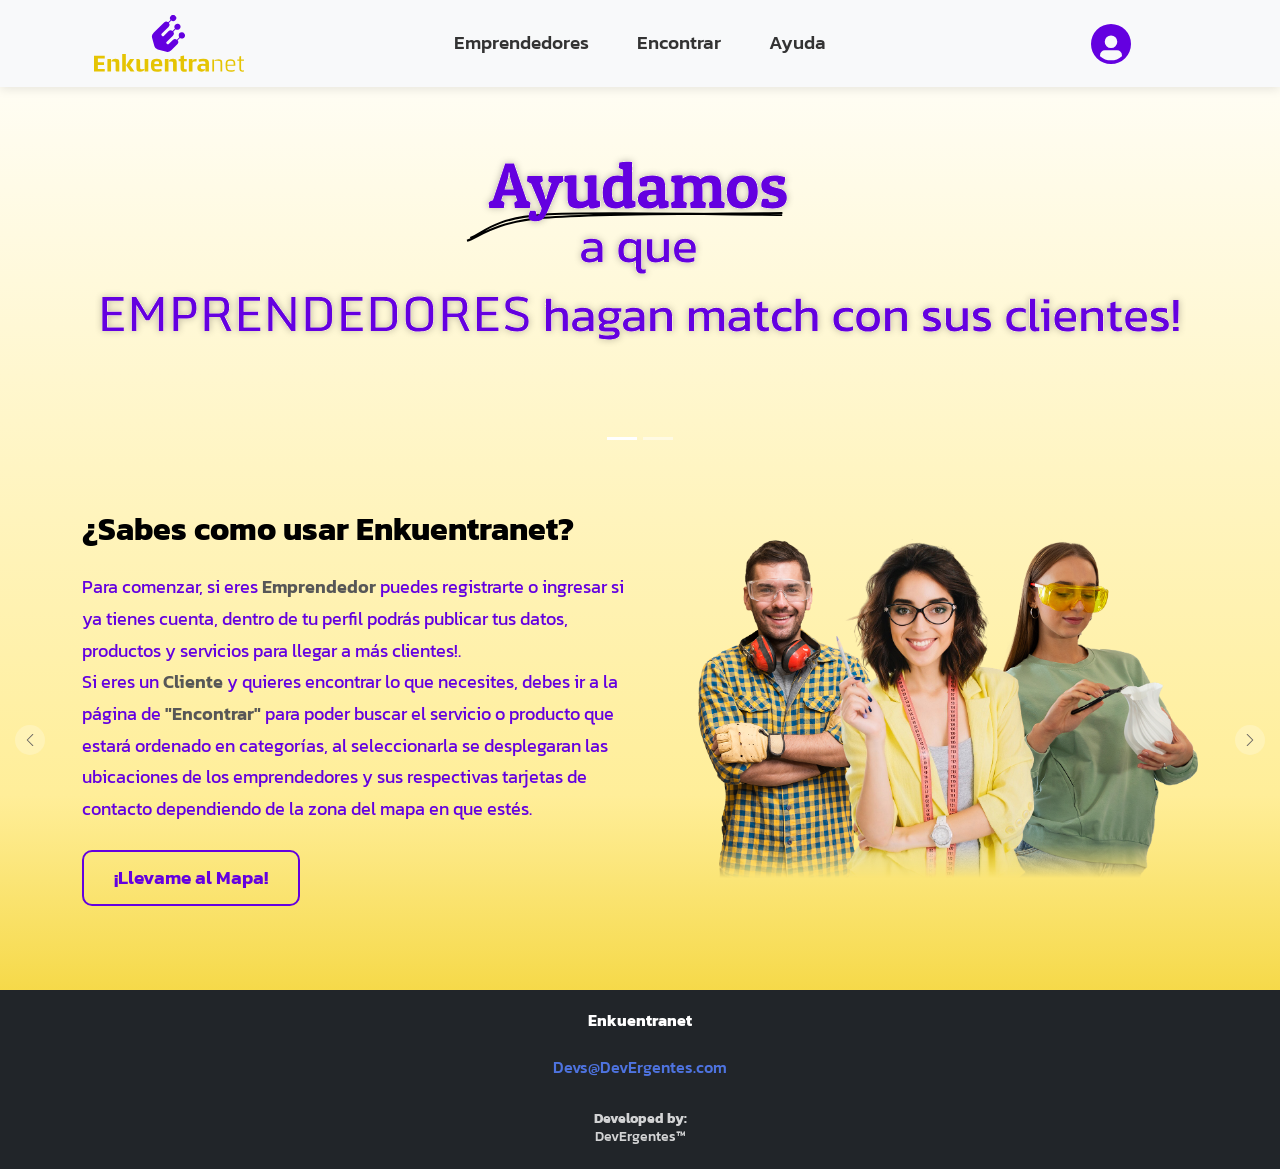
<file: Index.html>
<!DOCTYPE html>
<html>

<head>
  <meta charset="utf-8">
  <meta name="viewport" content="width=device-width">
  <title>Enkuentranet</title>
    <!-- Bootstrap -->
  <link href="https://cdn.jsdelivr.net/npm/bootstrap@5.2.3/dist/css/bootstrap.min.css" rel="stylesheet"
    integrity="sha384-rbsA2VBKQhggwzxH7pPCaAqO46MgnOM80zW1RWuH61DGLwZJEdK2Kadq2F9CUG65" crossorigin="anonymous">
    <!-- CSS -->
  <link rel="stylesheet" href="style.css">
    <!-- Fuente Kanit -->
  <link rel="preconnect" href="https://fonts.googleapis.com">
  <link rel="preconnect" href="https://fonts.gstatic.com" crossorigin>
  <link href="https://fonts.googleapis.com/css2?family=Kanit:ital,wght@0,100;0,200;0,300;0,400;0,500;0,600;0,700;0,800;0,900;1,100;1,200;1,300;1,400;1,500;1,600;1,700;1,800;1,900&display=swap" rel="stylesheet">

</head>
<body>
    <header>
        <nav class="navbar navbar-expand-lg bg-light">
        <div class="container-fluid">

            <div class="col-md-3 text-center">
            <a class="navbar-brand" href="Index.html">
                <img src="Pic/logo.svg" alt="Logo" width="150" class="align-top">
            </a>
            <button class="navbar-toggler" type="button" data-bs-toggle="collapse" data-bs-target="#navbarCenteredLinks">
                <span class="navbar-toggler-icon"></span>
            </button>
            </div>

            <div class="col-md-6 collapse navbar-collapse" id="navbarCenteredLinks">
            <ul class="navbar-nav mx-auto justify-content-center">
                <li class="nav-item">
                <a class="nav-link" href="Emprendedores.html">Emprendedores</a>
                </li>
                <li class="nav-item">
                <a class="nav-link" href="Usuarios.html">Encontrar</a>
                </li>
                <li class="nav-item">
                <a class="nav-link" href="Ayuda.html">Ayuda</a>
                </li>
            </ul>
            </div>
            <div class="col-md-3 text-center">
            <a class="navbar-login" href="Index.html">
                <img src="Pic/perfil.svg" alt="login" width="40" class="d-inline-block align-top">
            </a>
            </div>
        </div>
        </nav>
    </header>
    
    <div class="eslogan-container">
      <img class="Eslogan" src="Pic/ayudamos.svg" alt="Eslogan">
    </div>
    <div id="carouselExampleIndicators" class="carousel slide" data-bs-ride="true">
      <div class="carousel-indicators">
        <button type="button" data-bs-target="#carouselExampleIndicators" data-bs-slide-to="0" class="active" aria-current="true" aria-label="Slide 1"></button>
        <button type="button" data-bs-target="#carouselExampleIndicators" data-bs-slide-to="1" aria-label="Slide 2"></button>
      </div>
    <div id="carouselExampleIndicators" class="carousel slide transparent-carousel" data-bs-ride="carousel">
      <div class="carousel-inner">
        <div class="carousel-item active">
          <div class="container">
            <div class="row align-items-center">
              <div class="col-md-6">
                <h5 class="titulo">¿Sabes como usar Enkuentranet?</h5>
                <p class="texto">Para comenzar, si eres <a href="Emprendedores.html">Emprendedor</a> puedes registrarte o ingresar si ya tienes cuenta, dentro de tu perfil podrás publicar tus datos, productos y servicios para llegar a más clientes!.
                <br>Si eres un <a href="Usuarios.html">Cliente</a> y quieres encontrar lo que necesites, debes ir a la página de <a href="Usuarios.html">"Encontrar"</a> para poder buscar el servicio o producto que estará ordenado en categorías, al seleccionarla se desplegaran las ubicaciones de los emprendedores y sus respectivas tarjetas de contacto dependiendo de la zona del mapa en que estés.</p>
                <div class="boton-mapa">
                  <button class="btn" type="button"><a href="Usuarios.html">¡Llevame al Mapa!</a></button>
                </div>
              </div>
              <div class="col-md-6 text-end">
                <img class="emprendedores" src="Pic/emprendedores.png" alt="Emprendedores de diferentes categorías">
              </div>
            </div>
          </div>
        </div>
        <div class="carousel-item">
          <div class="container">
            <div class="row align-items-center">
              <div class="col-md-6">
                <h5 class="titulo">¿Que es Enkuentranet?</h5>
                <p class="texto">Somos una plataforma digital inclusiva que conecta a emprendedores, productores locales y creadores independientes con una comunidad de clientes que valora lo auténtico y sustentable. Nuestro objetivo es democratizar el acceso al mercado, brindando herramientas sencillas para que los pequeños negocios crezcan y los consumidores descubran productos únicos, apoyando así la economía local y el consumo responsable.</p>
                <h6 class="titulo2">¡Somos Enkuentranet, conectando oficios y personas!</h6>
              </div>
              <div class="col-md-6 text-end">
                <img class="mapa" src="Pic/cardimg.png" alt="imagen de mapa y pin">
              </div>
            </div>
          </div>
        </div>
      </div>
      <button class="carousel-control-prev" type="button" data-bs-target="#carouselExampleIndicators" data-bs-slide="prev">
        <span class="carousel-control-prev-icon" aria-hidden="true"></span>
        <span class="visually-hidden">Previous</span>
      </button>
      <button class="carousel-control-next" type="button" data-bs-target="#carouselExampleIndicators" data-bs-slide="next">
        <span class="carousel-control-next-icon" aria-hidden="true"></span>
        <span class="visually-hidden">Next</span>
      </button>
    </div>
    <!-- <div class="container">
      <div class="row">
        <div class="col">
          <h5 class="titulo">¿Sabes como usar Enkuentranet?</h5>
          <p class="texto">Para comenzar, si eres <a href="Emprendedores.html">Emprendedor</a> puedes registrarte o ingresar si ya tienes cuenta, dentro de tu perfil podrás publicar tus datos, productos y servicios para llegar a más clientes!.
          <br>Si eres un <a href="Usuarios.html">Cliente</a> y quieres encontrar lo que necesites, debes ir a la página de <a href="Usuarios.html">"Encontrar"</a> para poder buscar el servicio o producto que estará ordenado en categorías, al seleccionarla se desplegaran las ubicaciones de los emprendedores y sus respectivas tarjetas de contacto dependiendo de la zona del mapa en que estés.</p>
          <div class="boton-mapa">
            <button class="btn" type="button"><a href="Usuarios.html">¡Llevame al Mapa!</a></button>
          </div>
        </div>
        <div class="col">
          <img class="emprendedores" src="Pic/emprendedores.png" alt="Emprendedores de diferentes categorías">
        </div>
      </div>
    </div> -->

  <footer class="footer mt-auto py-3 bg-dark text-white fixed-footer">
      <p class="Nombres"><strong>Enkuentranet</strong></p>
      <p class="correo"><a href="ejemplo">Devs@DevErgentes.com</a></p>
      <h6><strong>Developed by:</strong><br>DevErgentes™</h6>
  </footer>
    

  <script src="https://cdn.jsdelivr.net/npm/bootstrap@5.2.3/dist/js/bootstrap.bundle.min.js"
    integrity="sha384-kenU1KFdBIe4zVF0s0G1M5b4hcpxyD9F7jL+jjXkk+Q2h455rYXK/7HAuoJl+0I4"
    crossorigin="anonymous"></script>

</body>

</html>
</file>
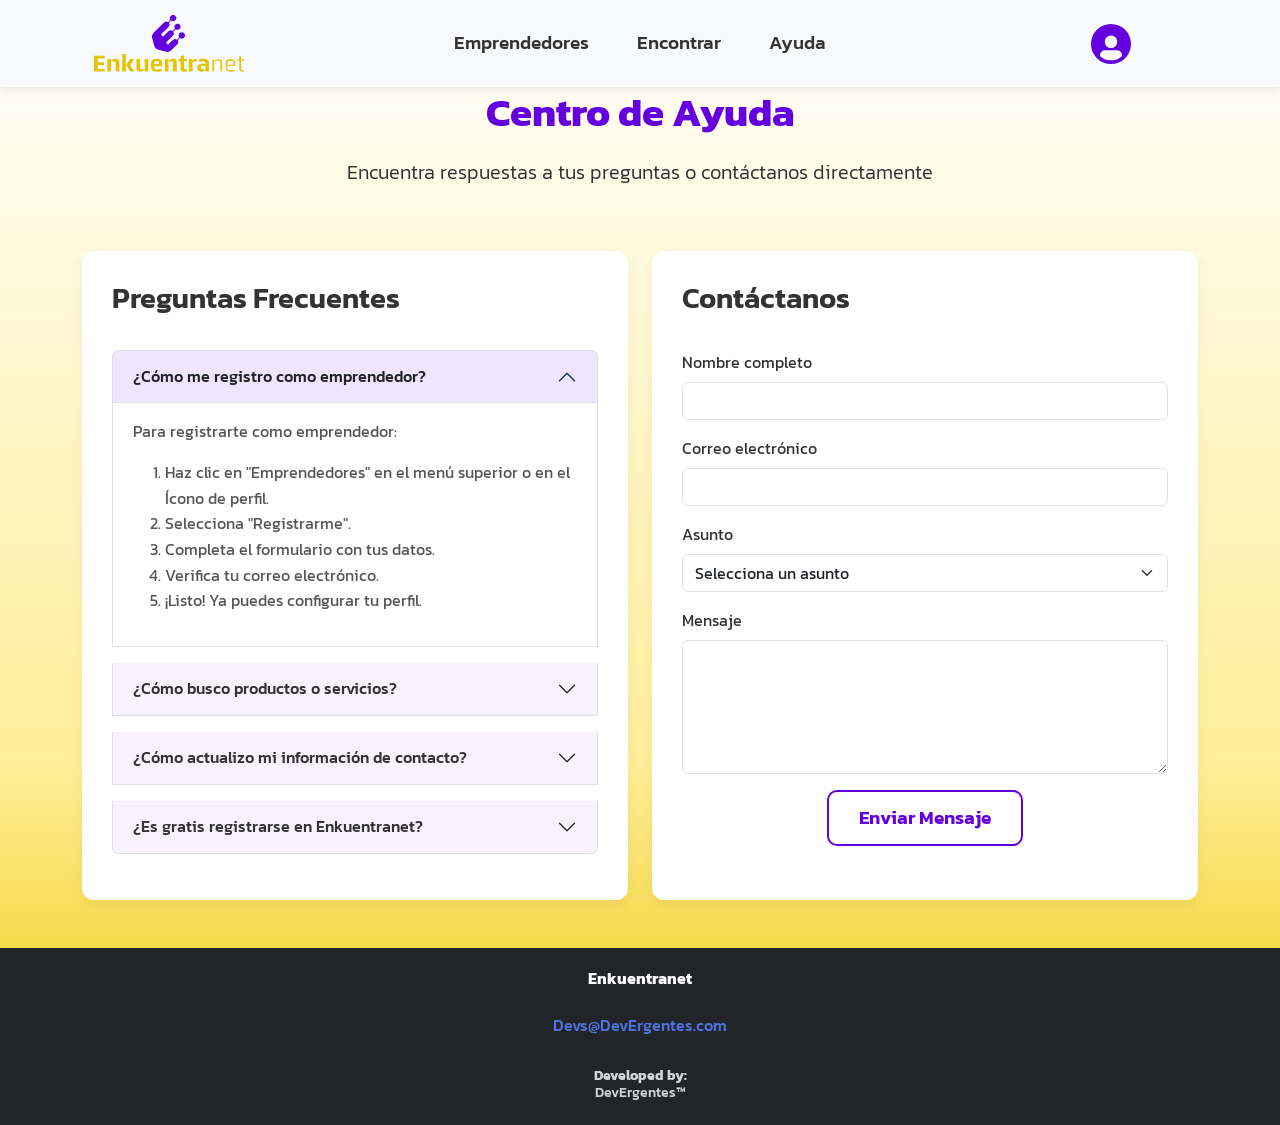
<file: Ayuda.html>
<!DOCTYPE html>
<html lang="es">
<head>
  <meta charset="utf-8">
  <meta name="viewport" content="width=device-width, initial-scale=1">
  <title>Ayuda - Enkuentranet</title>
  <!-- Bootstrap -->
  <link href="https://cdn.jsdelivr.net/npm/bootstrap@5.2.3/dist/css/bootstrap.min.css" rel="stylesheet">
  <!-- Fuente Kanit -->
  <link rel="preconnect" href="https://fonts.googleapis.com">
  <link rel="preconnect" href="https://fonts.gstatic.com" crossorigin>
  <link href="https://fonts.googleapis.com/css2?family=Kanit:wght@300;400;500;600;700&display=swap" rel="stylesheet">
  <!-- CSS -->
  <link rel="stylesheet" href="style-a.css">
</head>
<body>
  <!-- Navbar -->
  <header>
    <nav class="navbar navbar-expand-lg bg-light">
        <div class="container-fluid">

            <div class="col-md-3 text-center">
            <a class="navbar-brand" href="Index.html">
                <img src="Pic/logo.svg" alt="Logo" width="150" class="align-top">
            </a>
            <button class="navbar-toggler" type="button" data-bs-toggle="collapse" data-bs-target="#navbarCenteredLinks">
                <span class="navbar-toggler-icon"></span>
            </button>
            </div>

            <div class="col-md-6 collapse navbar-collapse" id="navbarCenteredLinks">
            <ul class="navbar-nav mx-auto justify-content-center">
                <li class="nav-item">
                <a class="nav-link" href="Emprendedores.html">Emprendedores</a>
                </li>
                <li class="nav-item">
                <a class="nav-link" href="Usuarios.html">Encontrar</a>
                </li>
                <li class="nav-item">
                <a class="nav-link" href="Ayuda.html">Ayuda</a>
                </li>
            </ul>
            </div>
            <div class="col-md-3 text-center">
            <a class="navbar-login" href="Index.html">
                <img src="Pic/perfil.svg" alt="login" width="40" class="d-inline-block align-top">
            </a>
            </div>
        </div>
    </nav>
  </header>

  <!-- Contenido principal -->
  <main class="container my-5">
    <div class="row">
      <div class="col-lg-8 mx-auto text-center mb-5">
        <h1 class="titulo-principal">Centro de Ayuda</h1>
        <p class="lead">Encuentra respuestas a tus preguntas o contáctanos directamente</p>
      </div>
    </div>

    <div class="row g-4">
      <!-- Preguntas Frecuentes -->
      <div class="col-lg-6">
        <div class="faq-section">
          <h2 class="section-title mb-4">Preguntas Frecuentes</h2>
          
          <div class="accordion" id="faqAccordion">
            <!-- Pregunta 1 -->
            <div class="accordion-item mb-3">
              <h3 class="accordion-header" id="headingOne">
                <button class="accordion-button" type="button" data-bs-toggle="collapse" data-bs-target="#collapseOne">
                  ¿Cómo me registro como emprendedor?
                </button>
              </h3>
              <div id="collapseOne" class="accordion-collapse collapse show" aria-labelledby="headingOne" data-bs-parent="#faqAccordion">
                <div class="accordion-body">
                  <p>Para registrarte como emprendedor:</p>
                  <ol>
                    <li>Haz clic en "Emprendedores" en el menú superior o en el Ícono de perfil.</li>
                    <li>Selecciona "Registrarme".</li>
                    <li>Completa el formulario con tus datos.</li>
                    <li>Verifica tu correo electrónico.</li>
                    <li>¡Listo! Ya puedes configurar tu perfil.</li>
                  </ol>
                </div>
              </div>
            </div>

            <!-- Pregunta 2 -->
            <div class="accordion-item mb-3">
              <h3 class="accordion-header" id="headingTwo">
                <button class="accordion-button collapsed" type="button" data-bs-toggle="collapse" data-bs-target="#collapseTwo">
                  ¿Cómo busco productos o servicios?
                </button>
              </h3>
              <div id="collapseTwo" class="accordion-collapse collapse" aria-labelledby="headingTwo" data-bs-parent="#faqAccordion">
                <div class="accordion-body">
                  <p>Puedes buscar productos o servicios de dos formas:</p>
                  <ul>
                    <li>Usando el buscador en la página "Encontrar".</li>
                    <li>Explorando las categorías disponibles.</li>
                  </ul>
                  <p>También puedes filtrar por ubicación para encontrar emprendedores cerca de ti.</p>
                </div>
              </div>
            </div>

            <!-- Pregunta 3 -->
            <div class="accordion-item mb-3">
              <h3 class="accordion-header" id="headingThree">
                <button class="accordion-button collapsed" type="button" data-bs-toggle="collapse" data-bs-target="#collapseThree">
                  ¿Cómo actualizo mi información de contacto?
                </button>
              </h3>
              <div id="collapseThree" class="accordion-collapse collapse" aria-labelledby="headingThree" data-bs-parent="#faqAccordion">
                <div class="accordion-body">
                  <p>Para actualizar tu información:</p>
                  <ol>
                    <li>Inicia sesión en tu cuenta.</li>
                    <li>Ve a "Mi Perfil".</li>
                    <li>Haz clic en "Editar Información".</li>
                    <li>Realiza los cambios necesarios.</li>
                    <li>Guarda los cambios.</li>
                  </ol>
                </div>
              </div>
            </div>

            <!-- Pregunta 4 -->
            <div class="accordion-item mb-3">
              <h3 class="accordion-header" id="headingFour">
                <button class="accordion-button collapsed" type="button" data-bs-toggle="collapse" data-bs-target="#collapseFour">
                  ¿Es gratis registrarse en Enkuentranet?
                </button>
              </h3>
              <div id="collapseFour" class="accordion-collapse collapse" aria-labelledby="headingFour" data-bs-parent="#faqAccordion">
                <div class="accordion-body">
                  <p>Sí, registrarse y usar Enkuentranet es completamente gratuito tanto para emprendedores.</p>
                  <p>Ofrecemos funcionalidades básicas sin costo y en el futuro podríamos ofrecer servicios premium opcionales.</p>
                </div>
              </div>
            </div>
          </div>
        </div>
      </div>

      <!-- Formulario de Contacto -->
      <div class="col-lg-6">
        <div class="contact-form">
          <h2 class="section-title mb-4">Contáctanos</h2>
          <form id="contactForm">
            <div class="mb-3">
              <label for="name" class="form-label">Nombre completo</label>
              <input type="text" class="form-control" id="name" required>
            </div>
            
            <div class="mb-3">
              <label for="email" class="form-label">Correo electrónico</label>
              <input type="email" class="form-control" id="email" required>
            </div>
            
            <div class="mb-3">
              <label for="subject" class="form-label">Asunto</label>
              <select class="form-select" id="subject" required>
                <option value="" selected disabled>Selecciona un asunto</option>
                <option value="technical">Problema técnico</option>
                <option value="account">Consulta sobre mi cuenta</option>
                <option value="suggestions">Sugerencias</option>
                <option value="other">Otro</option>
              </select>
            </div>
            
            <div class="mb-3">
              <label for="message" class="form-label">Mensaje</label>
              <textarea class="form-control" id="message" rows="5" required></textarea>
            </div>
            
            <div class="d-grid">
              <button type="submit" class="btn btn-contact">Enviar Mensaje</button>
            </div>
          </form>
        </div>
      </div>
    </div>
  </main>

  <footer class="footer mt-auto py-3 bg-dark text-white fixed-footer">
      <p class="Nombres"><strong>Enkuentranet</strong></p>
      <p class="correo"><a href="ejemplo">Devs@DevErgentes.com</a></p>
      <h6><strong>Developed by:</strong><br>DevErgentes™</h6>
  </footer>

  <script src="https://cdn.jsdelivr.net/npm/bootstrap@5.2.3/dist/js/bootstrap.bundle.min.js"></script>
  <!-- Script para el formulario -->
  <script>
    document.getElementById('contactForm').addEventListener('submit', function(e) {
      e.preventDefault();
      alert('Gracias por tu mensaje. Nos pondremos en contacto contigo pronto.');
      this.reset();
    });
  </script>
</body>
</html>
</file>
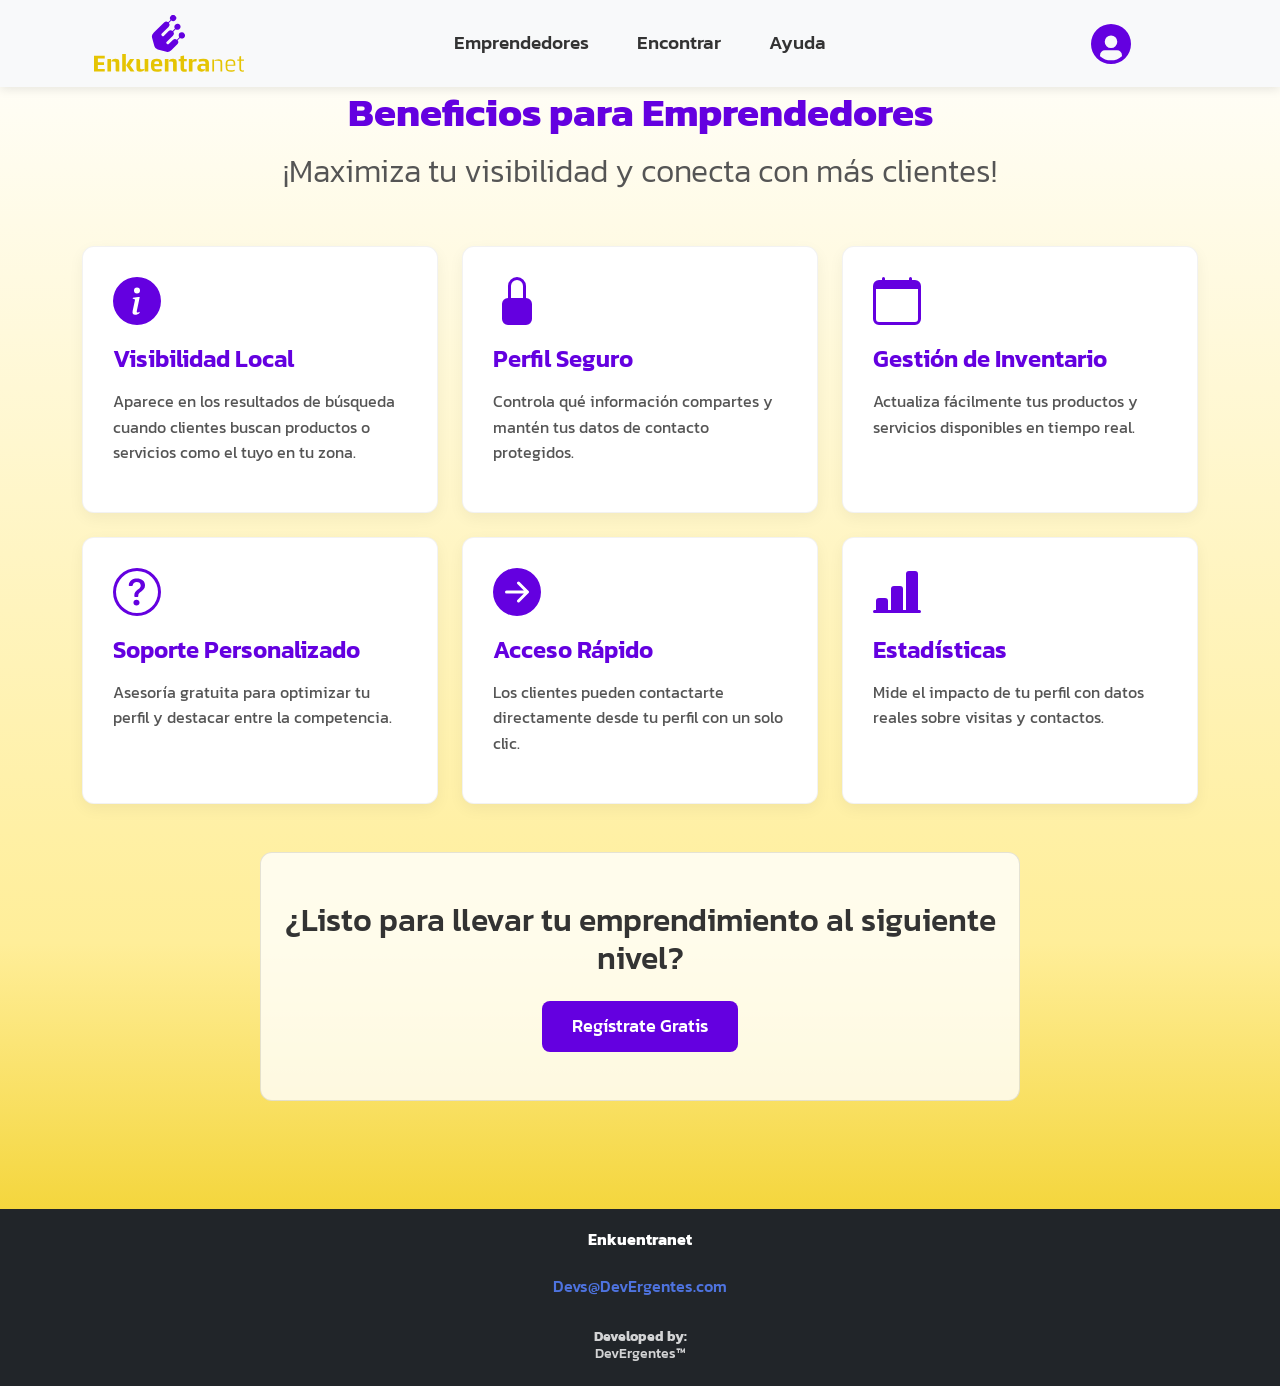
<file: Emprendedores.html>
<!DOCTYPE html>
<html lang="es">
<head>
  <meta charset="utf-8">
  <meta name="viewport" content="width=device-width, initial-scale=1">
  <title>Emprendedores - Enkuentranet</title>
  <!-- Bootstrap -->
  <link href="https://cdn.jsdelivr.net/npm/bootstrap@5.2.3/dist/css/bootstrap.min.css" rel="stylesheet">
  <!-- Fuente Kanit -->
  <link rel="preconnect" href="https://fonts.googleapis.com">
  <link rel="preconnect" href="https://fonts.gstatic.com" crossorigin>
  <link href="https://fonts.googleapis.com/css2?family=Kanit:wght@300;400;500;600;700&display=swap" rel="stylesheet">
  <!-- CSS -->
  <link rel="stylesheet" href="style-e.css">
</head>
<body>
  <header>
    <nav class="navbar navbar-expand-lg bg-light">
        <div class="container-fluid">

            <div class="col-md-3 text-center">
            <a class="navbar-brand" href="Index.html">
                <img src="Pic/logo.svg" alt="Logo" width="150" class="align-top">
            </a>
            <button class="navbar-toggler" type="button" data-bs-toggle="collapse" data-bs-target="#navbarCenteredLinks">
                <span class="navbar-toggler-icon"></span>
            </button>
            </div>

            <div class="col-md-6 collapse navbar-collapse" id="navbarCenteredLinks">
            <ul class="navbar-nav mx-auto justify-content-center">
                <li class="nav-item">
                <a class="nav-link" href="Emprendedores.html">Emprendedores</a>
                </li>
                <li class="nav-item">
                <a class="nav-link" href="Usuarios.html">Encontrar</a>
                </li>
                <li class="nav-item">
                <a class="nav-link" href="Ayuda.html">Ayuda</a>
                </li>
            </ul>
            </div>
            <div class="col-md-3 text-center">
            <a class="navbar-login" href="Index.html">
                <img src="Pic/perfil.svg" alt="login" width="40" class="d-inline-block align-top">
            </a>
            </div>
        </div>
    </nav>
  </header>

  <!-- Contenido principal -->
  <main class="container my-5">
    <div class="row">
      <div class="col-lg-8 mx-auto text-center mb-5">
        <h1 class="titulo-principal">Beneficios para Emprendedores</h1>
        <h3 class="lead">¡Maximiza tu visibilidad y conecta con más clientes!</h3>
      </div>
    </div>

    <div class="row g-4">
      <!-- Beneficio 1 -->
      <div class="col-md-6 col-lg-4">
        <div class="benefit-card h-100">
          <div class="benefit-icon">
            <svg xmlns="http://www.w3.org/2000/svg" width="48" height="48" fill="#6400E0" viewBox="0 0 16 16">
              <path d="M8 16A8 8 0 1 0 8 0a8 8 0 0 0 0 16zm.93-9.412-1 4.705c-.07.34.029.533.304.533.194 0 .487-.07.686-.246l-.088.416c-.287.346-.92.598-1.465.598-.703 0-1.002-.422-.808-1.319l.738-3.468c.064-.293.006-.399-.287-.47l-.451-.081.082-.381 2.29-.287zM8 5.5a1 1 0 1 1 0-2 1 1 0 0 1 0 2z"/>
            </svg>
          </div>
          <h3 class="benefit-title">Visibilidad Local</h3>
          <p class="benefit-text">Aparece en los resultados de búsqueda cuando clientes buscan productos o servicios como el tuyo en tu zona.</p>
        </div>
      </div>

      <!-- Beneficio 2 -->
      <div class="col-md-6 col-lg-4">
        <div class="benefit-card h-100">
          <div class="benefit-icon">
            <svg xmlns="http://www.w3.org/2000/svg" width="48" height="48" fill="#6400E0" viewBox="0 0 16 16">
              <path d="M8 1a2 2 0 0 1 2 2v4H6V3a2 2 0 0 1 2-2zm3 6V3a3 3 0 0 0-6 0v4a2 2 0 0 0-2 2v5a2 2 0 0 0 2 2h6a2 2 0 0 0 2-2V9a2 2 0 0 0-2-2z"/>
            </svg>
          </div>
          <h3 class="benefit-title">Perfil Seguro</h3>
          <p class="benefit-text">Controla qué información compartes y mantén tus datos de contacto protegidos.</p>
        </div>
      </div>

      <!-- Beneficio 3 -->
      <div class="col-md-6 col-lg-4">
        <div class="benefit-card h-100">
          <div class="benefit-icon">
            <svg xmlns="http://www.w3.org/2000/svg" width="48" height="48" fill="#6400E0" viewBox="0 0 16 16">
              <path d="M3.5 0a.5.5 0 0 1 .5.5V1h8V.5a.5.5 0 0 1 1 0V1h1a2 2 0 0 1 2 2v11a2 2 0 0 1-2 2H2a2 2 0 0 1-2-2V3a2 2 0 0 1 2-2h1V.5a.5.5 0 0 1 .5-.5zM1 4v10a1 1 0 0 0 1 1h12a1 1 0 0 0 1-1V4H1z"/>
            </svg>
          </div>
          <h3 class="benefit-title">Gestión de Inventario</h3>
          <p class="benefit-text">Actualiza fácilmente tus productos y servicios disponibles en tiempo real.</p>
        </div>
      </div>

      <!-- Beneficio 4 -->
      <div class="col-md-6 col-lg-4">
        <div class="benefit-card h-100">
          <div class="benefit-icon">
            <svg xmlns="http://www.w3.org/2000/svg" width="48" height="48" fill="#6400E0" viewBox="0 0 16 16">
              <path d="M8 15A7 7 0 1 1 8 1a7 7 0 0 1 0 14zm0 1A8 8 0 1 0 8 0a8 8 0 0 0 0 16z"/>
              <path d="M5.255 5.786a.237.237 0 0 0 .241.247h.825c.138 0 .248-.113.266-.25.09-.656.54-1.134 1.342-1.134.686 0 1.314.343 1.314 1.168 0 .635-.374.927-.965 1.371-.673.489-1.206 1.06-1.168 1.987l.003.217a.25.25 0 0 0 .25.246h.811a.25.25 0 0 0 .25-.25v-.105c0-.718.273-.927 1.01-1.486.609-.463 1.244-.977 1.244-2.056 0-1.511-1.276-2.241-2.673-2.241-1.267 0-2.655.59-2.75 2.286zm1.557 5.763c0 .533.425.927 1.01.927.609 0 1.028-.394 1.028-.927 0-.552-.42-.94-1.029-.94-.584 0-1.009.388-1.009.94z"/>
            </svg>
          </div>
          <h3 class="benefit-title">Soporte Personalizado</h3>
          <p class="benefit-text">Asesoría gratuita para optimizar tu perfil y destacar entre la competencia.</p>
        </div>
      </div>

      <!-- Beneficio 5 -->
      <div class="col-md-6 col-lg-4">
        <div class="benefit-card h-100">
          <div class="benefit-icon">
            <svg xmlns="http://www.w3.org/2000/svg" width="48" height="48" fill="#6400E0" viewBox="0 0 16 16">
              <path d="M8 0a8 8 0 1 1 0 16A8 8 0 0 1 8 0zM4.5 7.5a.5.5 0 0 0 0 1h5.793l-2.147 2.146a.5.5 0 0 0 .708.708l3-3a.5.5 0 0 0 0-.708l-3-3a.5.5 0 1 0-.708.708L10.293 7.5H4.5z"/>
            </svg>
          </div>
          <h3 class="benefit-title">Acceso Rápido</h3>
          <p class="benefit-text">Los clientes pueden contactarte directamente desde tu perfil con un solo clic.</p>
        </div>
      </div>

      <!-- Beneficio 6 -->
      <div class="col-md-6 col-lg-4">
        <div class="benefit-card h-100">
          <div class="benefit-icon">
            <svg xmlns="http://www.w3.org/2000/svg" width="48" height="48" fill="#6400E0" class="bi bi-bar-chart-line-fill" viewBox="0 0 16 16">
            <path d="M11 2a1 1 0 0 1 1-1h2a1 1 0 0 1 1 1v12h.5a.5.5 0 0 1 0 1H.5a.5.5 0 0 1 0-1H1v-3a1 1 0 0 1 1-1h2a1 1 0 0 1 1 1v3h1V7a1 1 0 0 1 1-1h2a1 1 0 0 1 1 1v7h1z"/>
            </svg>
          </div>
          <h3 class="benefit-title">Estadísticas</h3>
          <p class="benefit-text">Mide el impacto de tu perfil con datos reales sobre visitas y contactos.</p>
        </div>
      </div>
    </div>

    <!-- CTA Registro -->
    <div class="row mt-5">
      <div class="col-lg-8 mx-auto text-center py-5 cta-section">
        <h2 class="mb-4">¿Listo para llevar tu emprendimiento al siguiente nivel?</h2>
        <a href="registro.html" class="btn btn-registro">Regístrate Gratis</a>
      </div>
    </div>
  </main>


  <footer class="footer mt-auto py-3 bg-dark text-white fixed-footer">
      <p class="Nombres"><strong>Enkuentranet</strong></p>
      <p class="correo"><a href="ejemplo">Devs@DevErgentes.com</a></p>
      <h6><strong>Developed by:</strong><br>DevErgentes™</h6>
  </footer>


  <script src="https://cdn.jsdelivr.net/npm/bootstrap@5.2.3/dist/js/bootstrap.bundle.min.js"></script>
</body>
</html>
</file>
<file: style.css>
body {
  display: flex;
  flex-direction: column;
  padding-top: 70px;
  background-color: #f8f9fa;
  color: #333;
  line-height: 1.6;
  background: linear-gradient(180deg,rgba(255, 255, 255, 1) 0%, rgba(255, 238, 153, 1) 68%, rgba(237, 198, 0, 1) 100%);
}

/* Navbar styles */
.navbar {
  position: fixed;
  top: 0;
  width: 100%;
  z-index: 1030;
  box-shadow: 0 2px 10px rgba(0, 0, 0, 0.1);
  padding: 15px 0;
  font-family: "Kanit", sans-serif;
}

/* Enlaces del navbar */
.nav-link {
  font-size: 1.2rem; 
  font-weight: 500;
  padding: 0.5rem 1.5rem !important; 
  color: #333 !important;
  transition: all 0.3s ease;
  position: relative;
}

.nav-link:hover {
  color: #740ae6 !important;
  transform: translateY(-2px);
}

/* Efecto activo */
.nav-link::after {
  content: '';
  position: absolute;
  bottom: 0;
  left: 50%;
  transform: translateX(-50%);
  width: 0;
  height: 2px;
  background: #740ae6;
  transition: width 0.3s ease;
}

.nav-link:hover::after {
  width: 60%;
}

/* Logo */
.navbar-brand {
  padding: 0;
  margin: 0;
}

/* Ícono de login */
.navbar-login img {
  transition: transform 0.3s ease;
}

.navbar-login img:hover {
  transform: scale(1.1);
}
/* Contenedor del eslogan */
.eslogan-container {
  display: flex;
  flex-direction: column;
  justify-content: center;
  align-items: center;
  margin: 60px 0;
}

img.Eslogan {
  max-width: 600vh;
  height: auto;
}

/* footer {
  flex-shrink: 0;
  background-color: #2c3e50;
  color: white;
  padding: 40px 0px;
  margin-top: 40px;
  text-align: center;
  font-family: "Kanit", sans-serif;
} */

.Nombres {
  font-size: 1rem;
  margin-bottom: 20px;
  line-height: 1.8;
}

.correo a {
  color: #4e73df;
  text-decoration: none;
  font-weight: 500;
}

.correo a:hover {
  text-decoration: underline;
}

h6 {
  margin-top: 30px;
  font-size: 0.9rem;
  opacity: 0.8;
}

/* Estilos para que los enlaces no parezcan links */
a {
  text-decoration: none;
  color: inherit;
}

a:hover {
  text-decoration: none;
  color: inherit;
}

/* Estilos para el botón */
.boton-mapa .btn {
  margin: auto;
  padding: 12px 30px;
  font-size: 1.2rem;
  font-weight: 600;
  color: #6400E0;
  border: 2px solid #6400E0;
  border-radius: 10px;
  background-color: transparent;
  transition: all 0.3s ease;
  font-family: "Kanit", sans-serif;
  position: relative;
  overflow: hidden;
  z-index: 1;
}

.boton-mapa .btn:hover {
  color: white;
}

.boton-mapa .btn::after {
  content: "";
  position: absolute;
  top: 0;
  left: 0;
  width: 0;
  height: 100%;
  background-color: #6400E0;
  transition: width 0.3s ease;
  z-index: -1;
}

.boton-mapa .btn:hover::after {
  width: 100%;
}

/* .container {
  max-width: 1200px;
  height: 500px;
  margin: 100px auto;
  border-radius: 15px;
  overflow: hidden;
  font-family: "Kanit", sans-serif;
  align-self: center;
} */

img.emprendedores {
  max-width: 500px;
  mask-image: linear-gradient(180deg, white 90%, transparent);
  margin-left: auto;
  display: block;

}

img.mapa {
  max-width: 500px;
border-radius: 10px;
  margin-left: auto;
  display: block;
}

.footer {
  width: 100%;
  background-color: #2c3e50;
  color: white;
  padding: 20px 0;
  text-align: center;
  font-family: "Kanit", sans-serif;
}

.titulo {
  font-size: 2rem;
  font-weight: 700;
  margin-bottom: 1.5rem;
  font-family: "Kanit", sans-serif;
  color: #000000;
}

.titulo2 {
  font-size: 2rem;
  font-weight: 700;
  margin-bottom: 1.5rem;
  font-family: "Kanit", sans-serif;
  color: #6400E0;
  -webkit-text-stroke: #f8f9fa;
  -webkit-text-stroke-width: 1px;
}

.texto {
  font-size: 1.1rem;
  line-height: 1.8;
  margin-bottom: 1.5rem;
  color: #6400E0;
  font-family: "Kanit", sans-serif;
  text-align: left;
}

/* Estilos específicos para los enlaces dentro de la card */
.texto a {
  color: #575757;
  font-weight: 600;
  transition: all 0.3s ease;
}

.texto a:hover {
  color: #a1a1a1;
  text-decoration: none;
}

/* Carrusel transparente */

.carousel-indicators {
  position: relative;
  margin: 20px auto 40px;
  bottom: auto;
  left: auto;
  transform: none;
  z-index: 2;
}

#carouselExampleIndicators {
  padding-bottom: 0;
  margin-bottom: 0;
}

.transparent-carousel {
  background-color: transparent !important;
  box-shadow: none !important;
  margin: 20px 0 50px;
}

.transparent-carousel .carousel-inner {
  background-color: transparent;
  border-radius: 0;
  height: 500px;
}

.transparent-carousel .carousel-item {
  background-color: transparent;
  padding: 20px 0;
  min-height: auto;
  align-items: center;
}

/* Flechas más pequeñas y discretas */
.transparent-carousel .carousel-control-prev,
.transparent-carousel .carousel-control-next {
  width: 30px;
  height: 30px;
  background: rgba(255, 255, 255, 0.3);
  border-radius: 50%;
  opacity: 0.8;
  top: 50%;
  transform: translateY(-50%);
  bottom: auto;
}

.transparent-carousel .carousel-control-prev {
  left: 15px;
}

.transparent-carousel .carousel-control-next {
  right: 15px;
}

.transparent-carousel .carousel-control-prev-icon,
.transparent-carousel .carousel-control-next-icon {
  width: 15px;
  height: 15px;
  position: absolute;
  top: 50%;
  left: 50%;
  transform: translate(-50%, -50%);
  filter: invert(75%) sepia(13%) saturate(748%) hue-rotate(201deg) brightness(90%) contrast(84%);
}

main {
  flex: 1;
  padding-bottom: 20px;
}
</file>
<file: style-a.css>
/* Estilos generales */
body {
  font-family: 'Kanit', sans-serif;
  color: #333;
  background: linear-gradient(180deg, rgba(255,255,255,1) 0%, rgba(255,238,153,1) 68%, rgba(237,198,0,1) 100%);
  min-height: 100vh;
  display: flex;
  flex-direction: column;
}

.navbar {
  position: fixed;
  top: 0;
  width: 100%;
  z-index: 1030;
  box-shadow: 0 2px 10px rgba(0, 0, 0, 0.1);
  padding: 15px 0;
  font-family: "Kanit", sans-serif;
}

/* Enlaces del navbar */
.nav-link {
  font-size: 1.2rem; 
  font-weight: 500;
  padding: 0.5rem 1.5rem !important; 
  color: #333 !important;
  transition: all 0.3s ease;
  position: relative;
}

.nav-link:hover {
  color: #740ae6 !important;
  transform: translateY(-2px);
}

/* Efecto activo */
.nav-link::after {
  content: '';
  position: absolute;
  bottom: 0;
  left: 50%;
  transform: translateX(-50%);
  width: 0;
  height: 2px;
  background: #740ae6;
  transition: width 0.3s ease;
}

.nav-link:hover::after {
  width: 60%;
}

/* Logo */
.navbar-brand {
  padding: 0;
  margin: 0;
}

/* Ícono de login */
.navbar-login img {
  transition: transform 0.3s ease;
}

.navbar-login img:hover {
  transform: scale(1.1);
}

.titulo-principal {
  flex: 1;
  padding-top: 40px;
  padding-bottom: 5px;
  font-size: 2.5rem;
  font-weight: 700;
  color: #6400E0;
  margin-bottom: 1rem;
}

/* Estilos para la página de Ayuda */
.faq-section {
  background: white;
  padding: 30px;
  border-radius: 12px;
  box-shadow: 0 5px 15px rgba(0,0,0,0.05);
  height: 100%;
}

.contact-form {
  background: white;
  padding: 30px;
  border-radius: 12px;
  box-shadow: 0 5px 15px rgba(0,0,0,0.05);
  height: 100%;
}

.section-title {
  font-size: 1.8rem;
  font-weight: 600;
  color: var(--morado);
  position: relative;
  padding-bottom: 10px;
}

.section-title::after {
  content: '';
  position: absolute;
  bottom: 0;
  left: 0;
  width: 60px;
  height: 3px;
  background: var(--amarillo);
}

.accordion-button {
  font-weight: 500;
  color: #333;
  background-color: rgba(100, 0, 224, 0.05);
}

.accordion-button:not(.collapsed) {
  color: var(--morado);
  background-color: rgba(100, 0, 224, 0.1);
}

.accordion-button:focus {
  box-shadow: none;
  border-color: rgba(100, 0, 224, 0.2);
}

.accordion-body {
  color: #555;
  line-height: 1.6;
}

.btn-contact {
  margin: auto;
  padding: 12px 30px;
  font-size: 1.2rem;
  font-weight: 600;
  color: #6400E0;
  border: 2px solid #6400E0;
  border-radius: 10px;
  background-color: transparent;
  transition: all 0.3s ease;
  font-family: "Kanit", sans-serif;
  position: relative;
  z-index: 1;
  display: inline-block; 
  overflow: hidden; 
}

.btn-contact:hover {
  color: white; 
}


.btn-contact::after {
  content: "";
  position: absolute;
  top: 0;
  left: 0;
  width: 0;
  height: 100%;
  background-color: #6400E0;
  transition: width 0.3s ease;
  z-index: -1;
}

.btn-contact:hover::after {
  width: 100%;
}

.form-control:focus, .form-select:focus {
  border-color: var(--morado);
  box-shadow: 0 0 0 0.25rem rgba(100, 0, 224, 0.1);
}

/* Footer */
.footer {
  width: 100%;
  background-color: #2c3e50;
  color: white;
  padding: 20px 0;
  text-align: center;
  font-family: "Kanit", sans-serif;
}

.Nombres {
  font-size: 1rem;
  margin-bottom: 20px;
  line-height: 1.8;
}

.correo a {
  color: #4e73df;
  text-decoration: none;
  font-weight: 500;
}

.correo a:hover {
  text-decoration: underline;
}

h6 {
  margin-top: 30px;
  font-size: 0.9rem;
  opacity: 0.8;
}
</file>
<file: style-e.css>
/* Variables */
:root {
  --morado: #6400E0;
  --amarillo: #EDC600;
  --gris: #2c3e50;
}

/* Estilos generales */
body {
  font-family: 'Kanit', sans-serif;
  color: #333;
  background: linear-gradient(180deg, rgba(255,255,255,1) 0%, rgba(255,238,153,1) 68%, rgba(237,198,0,1) 100%);
  min-height: 100vh;
  display: flex;
  flex-direction: column;
}

/* Navbar */
.navbar {
  position: fixed;
  top: 0;
  width: 100%;
  z-index: 1030;
  box-shadow: 0 2px 10px rgba(0, 0, 0, 0.1);
  padding: 15px 0;
  font-family: "Kanit", sans-serif;
}

/* Enlaces del navbar */
.nav-link {
  font-size: 1.2rem; 
  font-weight: 500;
  padding: 0.5rem 1.5rem !important; 
  color: #333 !important;
  transition: all 0.3s ease;
  position: relative;
}

.nav-link:hover {
  color: #740ae6 !important;
  transform: translateY(-2px);
}

/* Efecto activo */
.nav-link::after {
  content: '';
  position: absolute;
  bottom: 0;
  left: 50%;
  transform: translateX(-50%);
  width: 0;
  height: 2px;
  background: #740ae6;
  transition: width 0.3s ease;
}

.nav-link:hover::after {
  width: 60%;
}

/* Logo */
.navbar-brand {
  padding: 0;
  margin: 0;
}

/* Ícono de login */
.navbar-login img {
  transition: transform 0.3s ease;
}

.navbar-login img:hover {
  transform: scale(1.1);
}

/* Contenido principal */
main {
  flex: 1;
  padding-top: 40px;
  padding-bottom: 60px;
}

.titulo-principal {
  font-size: 2.5rem;
  font-weight: 700;
  color: #6400E0;
  margin-bottom: 1rem;
}

.lead {
  font-size: 2rem;
  color: #555;
}

/* Tarjetas de beneficios */
.benefit-card {
  background: white;
  border-radius: 12px;
  padding: 30px;
  box-shadow: 0 5px 15px rgba(0,0,0,0.05);
  transition: transform 0.3s ease, box-shadow 0.3s ease;
  border: 1px solid rgba(0,0,0,0.05);
}

.benefit-card:hover {
  transform: translateY(-5px);
  box-shadow: 0 10px 25px rgba(0,0,0,0.1);
}

.benefit-icon {
  margin-bottom: 20px;
  color: var(--morado);
}

.benefit-title {
  font-size: 1.5rem;
  font-weight: 600;
  color: var(--morado);
  margin-bottom: 15px;
}

.benefit-text {
  color: #555;
  line-height: 1.6;
}

/* Sección CTA */
.cta-section {
  background-color: rgba(255,255,255,0.8);
  border-radius: 12px;
  border: 1px solid rgba(0,0,0,0.1);
}

.btn-registro {
  background-color: var(--morado);
  color: white;
  padding: 12px 30px;
  font-size: 1.1rem;
  font-weight: 500;
  border-radius: 8px;
  border: none;
  transition: all 0.3s ease;
}

.btn-registro:hover {
  background-color: #4d00ad;
  color: white;
  transform: translateY(-2px);
  box-shadow: 0 5px 15px rgba(100,0,224,0.3);
}

/* Footer */
.footer {
  width: 100%;
  background-color: #2c3e50;
  color: white;
  padding: 20px 0;
  text-align: center;
  font-family: "Kanit", sans-serif;
}

.Nombres {
  font-size: 1rem;
  margin-bottom: 20px;
  line-height: 1.8;
}

.correo a {
  color: #4e73df;
  text-decoration: none;
  font-weight: 500;
}

.correo a:hover {
  text-decoration: underline;
}

h6 {
  margin-top: 30px;
  font-size: 0.9rem;
  opacity: 0.8;
}
</file>
